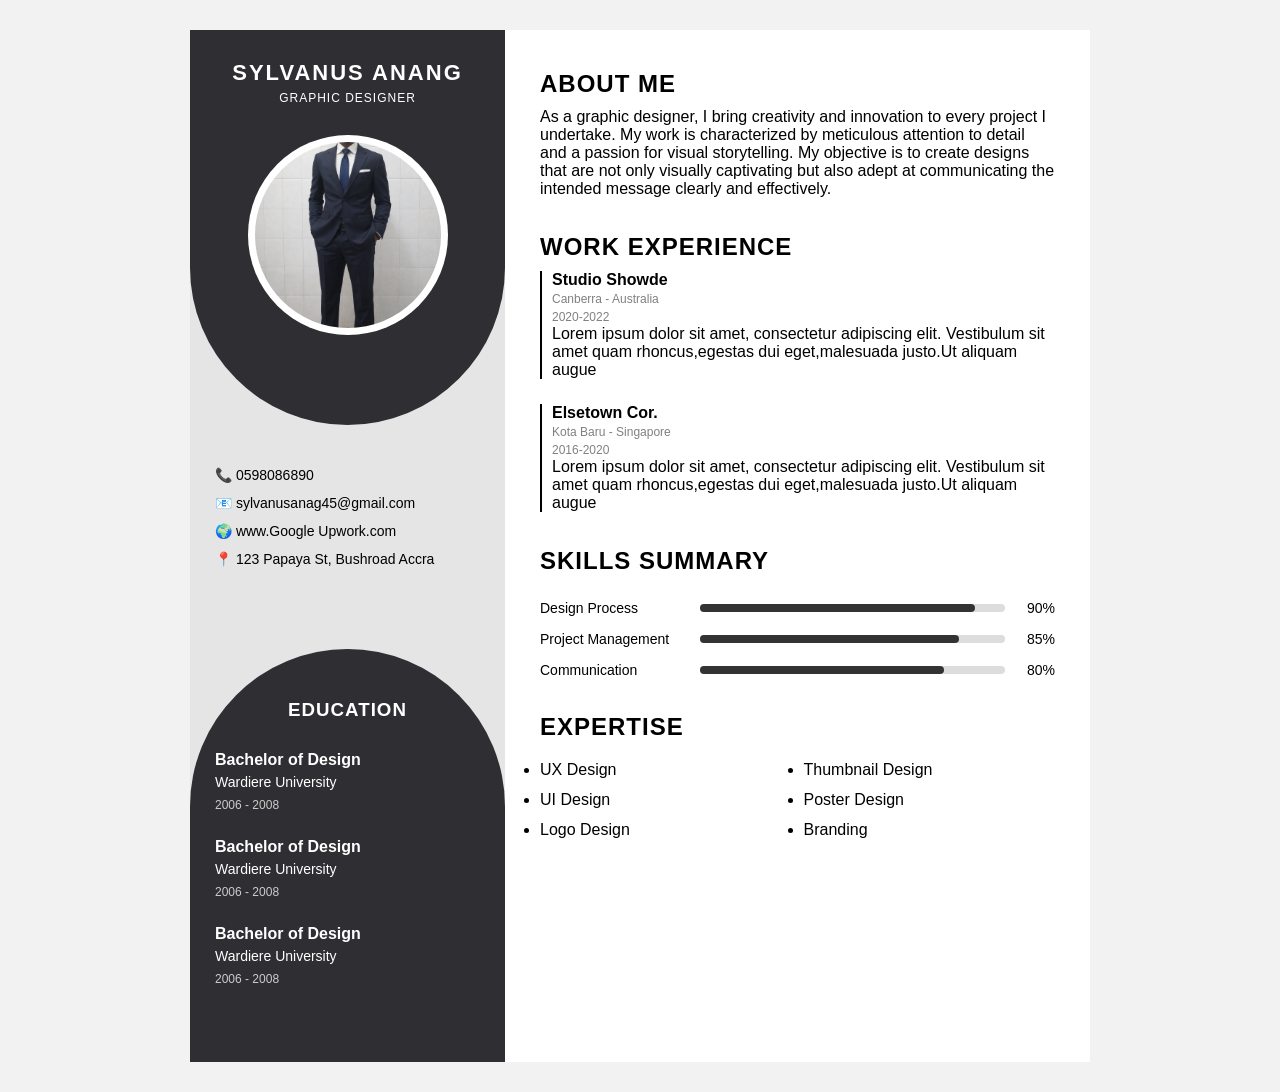
<file: CV/Index.html>
<!DOCTYPE html>
<html lang="en">
<head>
    <meta charset="UTF-8">
    <meta name="viewport" content="width=device-width, initial-scale=1.0">
    <title>CV</title>
    <link rel="stylesheet" href="Continue.css">
</head>
<body>

<div class="resume">

    
    <div class="left">

        <div class="high">
            <h2>SYLVANUS ANANG</h2>
            <p class="title">GRAPHIC DESIGNER</p>

            <div class="photo">
                <img src="official sylver.png" alt="Profile">
            </div>
        </div>

        <div class="contact">
            <p>&#128222; 0598086890</p>
            <p>&#128231; sylvanusanag45@gmail.com</p>
            <p>&#127757; www.Google Upwork.com</p>
            <p>&#128205; 123 Papaya St, Bushroad Accra</p>
        </div>

        <div class="down">
            <h3>EDUCATION</h3>

            <div class="educ">
                <strong>Bachelor of Design</strong>
                <p>Wardiere University</p>
                <span>2006 - 2008</span>
            </div>

            <div class="educ">
                <strong>Bachelor of Design</strong>
                <p>Wardiere University</p>
                <span>2006 - 2008</span>
            </div>

            <div class="educ">
                <strong>Bachelor of Design</strong>
                <p>Wardiere University</p>
                <span>2006 - 2008</span>
            </div>
        </div>

    </div>

    
    <div class="right">

        <section>
            <h2>ABOUT ME</h2>
            <p>
                As a graphic designer, I bring creativity and innovation to every project I undertake.
                My work is characterized by meticulous attention to detail and a passion for visual storytelling.
                My objective is to create designs that are not only visually captivating but also adept at communicating
                the intended message clearly and effectively.
            </p>
        </section>

        <section>
            <h2>WORK EXPERIENCE</h2>

            <div class="work">
                <h4>Studio Showde</h4>
                <span>Canberra - Australia </span>
                <p><span>2020-2022</span></p>                    
                <p>Lorem ipsum dolor sit amet, consectetur adipiscing elit. Vestibulum sit amet quam rhoncus,egestas dui eget,malesuada justo.Ut aliquam augue</p>
            </div>

            <div class="work">
                <h4>Elsetown Cor.</h4>
                <span>Kota Baru - Singapore</span>
                <p><span>2016-2020</span></p>
                <p>Lorem ipsum dolor sit amet, consectetur adipiscing elit. Vestibulum sit amet quam rhoncus,egestas dui eget,malesuada justo.Ut aliquam augue</p>
        
            </div>
        </section>

        
        <section>
            <h2>SKILLS SUMMARY</h2>

            <div class="skill-row">
                <span class="skill-name">Design Process</span>
                <div class="skill-bar">
                    <div class="skill-fill" style="width: 90%;"></div>
                </div>
                <span class="skill-percent">90%</span>
            </div>

            <div class="skill-row">
                <span class="skill-name">Project Management</span>
                <div class="skill-bar">
                    <div class="skill-fill" style="width: 85%;"></div>
                </div>
                <span class="skill-percent">85%</span>
            </div>

            <div class="skill-row">
                <span class="skill-name">Communication</span>
                <div class="skill-bar">
                    <div class="skill-fill" style="width: 80%;"></div>
                </div>
                <span class="skill-percent">80%</span>
            </div>
        </section>

        <section>
            <h2>EXPERTISE</h2>
            <ul class="expertise" style="list-style: disc;">
                <li>UX Design</li>
                <li>Thumbnail Design</li>
                <li>UI Design</li>
                <li>Poster Design</li>
                <li>Logo Design</li>
                <li>Branding</li>
            </ul>
        </section>

    </div>

</div>



</body>
</html>
</file>
<file: CV/Continue.css>
* {
    margin: 0;
    padding: 0;
    box-sizing: border-box;
    font-family: Arial, sans-serif;
}

body {
    background: #f2f2f2;
}


.resume {
    width: 900px;
    margin: 30px auto;
    display: flex;
    background: white;
    min-height: 200px;
}


.left {
    width: 35%;
    background: #e5e5e5;
    position: relative;
}


.high {
    background: #2f2f33;
    color: white;
    padding: 30px 20px 90px;
    border-bottom-left-radius: 200px;
    border-bottom-right-radius: 200px;
    text-align: center;
}

.high h2 {
    letter-spacing: 2px;
    font-size: 22px;
}

.title {
    font-size: 12px;
    margin-top: 5px;
    letter-spacing: 1px;
}


.photo {
    width: 200px;
    height: 200px;
    background: white;
    border-radius: 50%;
    margin: 30px auto 0;
    padding: 7px;
}

.photo img {
    width: 100%;
    height: 100%;
    border-radius: 50%;
    object-fit: cover;
}


.contact {
    padding: 30px 25px;
    font-size: 14px;
}

.contact p {
    margin: 12px 0;
}


.down {
    background: #2f2f33;
    color: white;
    padding: 50px 25px;
    border-top-left-radius: 200px;
    border-top-right-radius: 200px;
    margin-top: 40px;
}

.down h3 {
    text-align: center;
    margin-bottom: 30px;
    letter-spacing: 1px;
}

.educ {
    margin-bottom: 25px;
}

.educ p {
    font-size: 14px;
    margin: 5px 0;
}

.educ span {
    font-size: 12px;
    color: #ccc;
}


.right {
    width: 65%;
    padding: 40px 35px;
}

.right section {
    margin-bottom: 35px;
}

.right h2 {
    margin-bottom: 10px;
    display: inline-block;
    letter-spacing: 1px;
}


.work {
    margin-bottom: 25px;
    padding-left: 10px;
    border-left: 2px solid black;
}

.work span {
    font-size: 12px;
    color: gray;
}


.skill-row {
    display: flex;
    align-items: center;
    margin: 15px 0;
}

.skill-name {
    width: 150px;
    font-size: 14px;
}

.skill-bar {
    flex: 1;
    height: 8px;
    background: #ddd;
    border-radius: 10px;
    margin: 0 10px;
}

.skill-fill {
    height: 100%;
    background: #333;
    border-radius: 10px;
}

.skill-percent {
    width: 40px;
    font-size: 14px;
    text-align: right;
}


.expertise {
    display: grid;
    grid-template-columns: 1fr 1fr;
    gap: 12px;
    list-style: none;
    margin-top: 10px;
}
</file>
